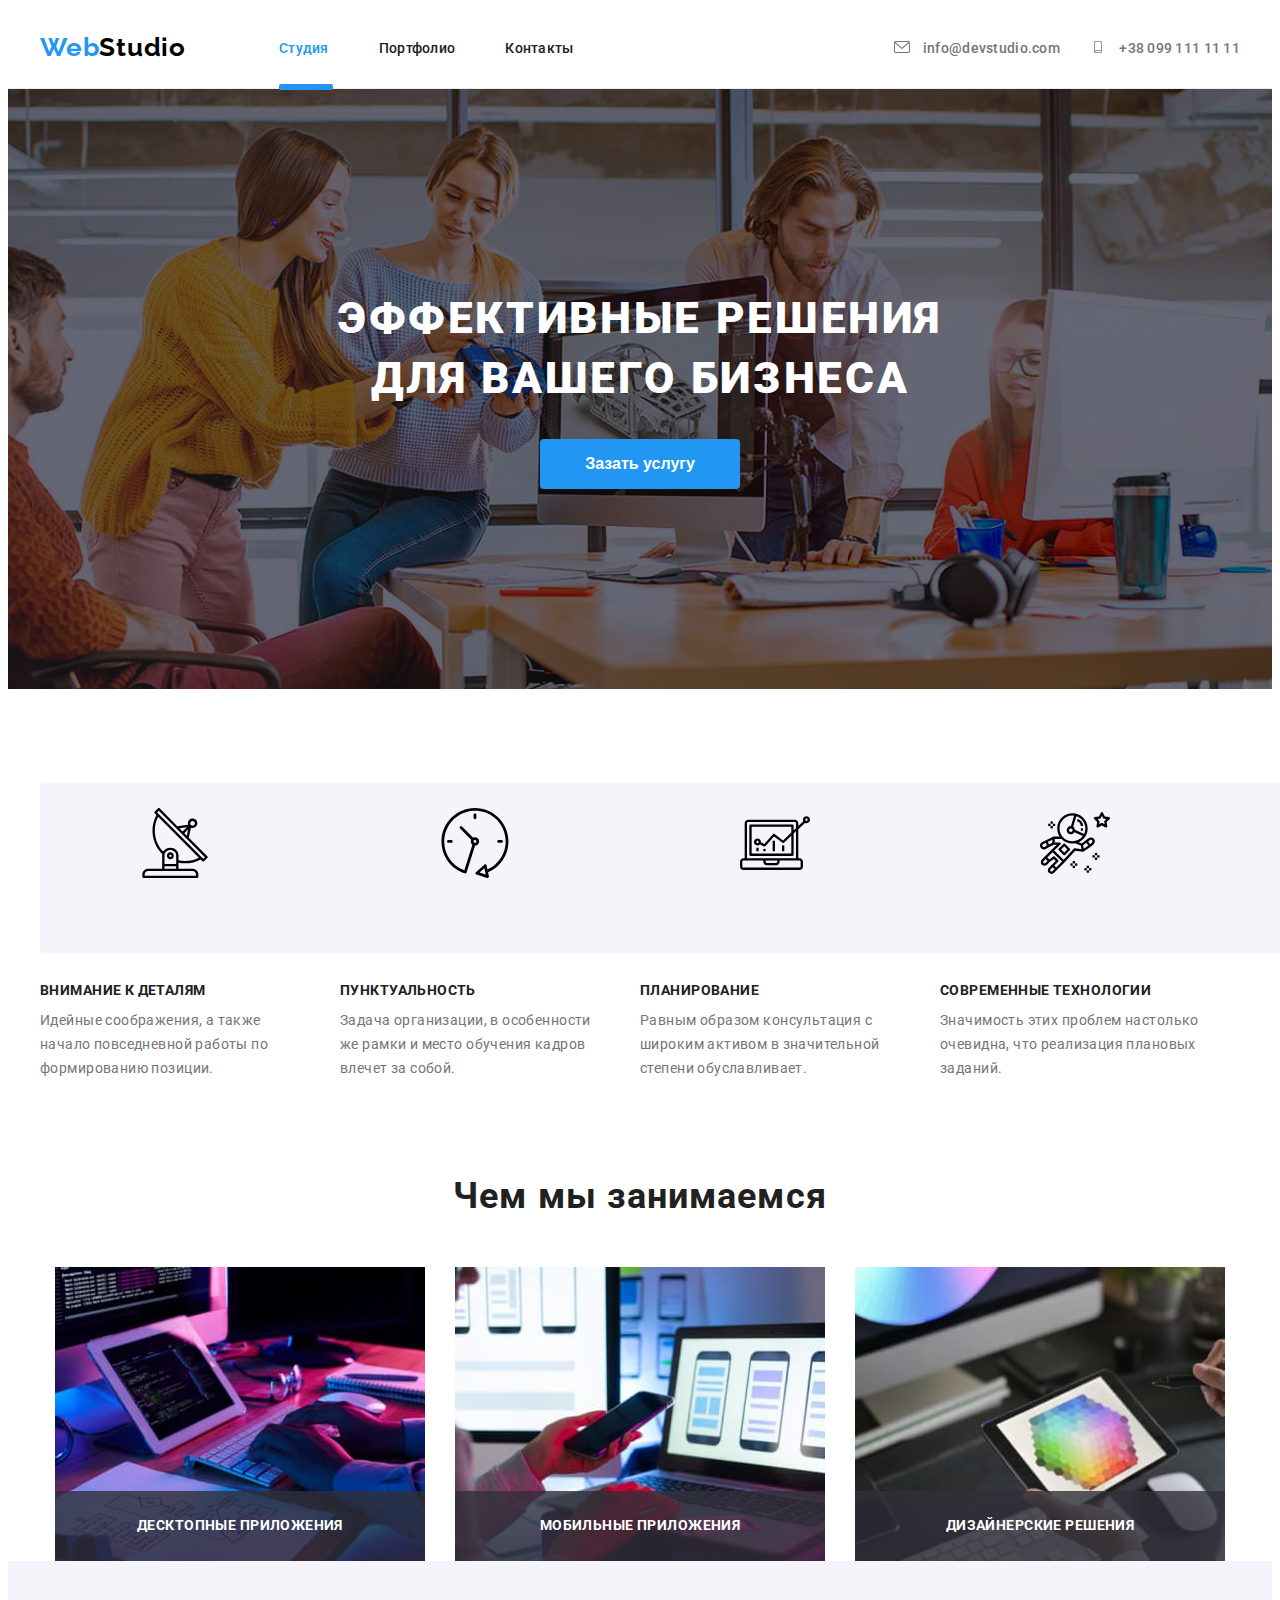
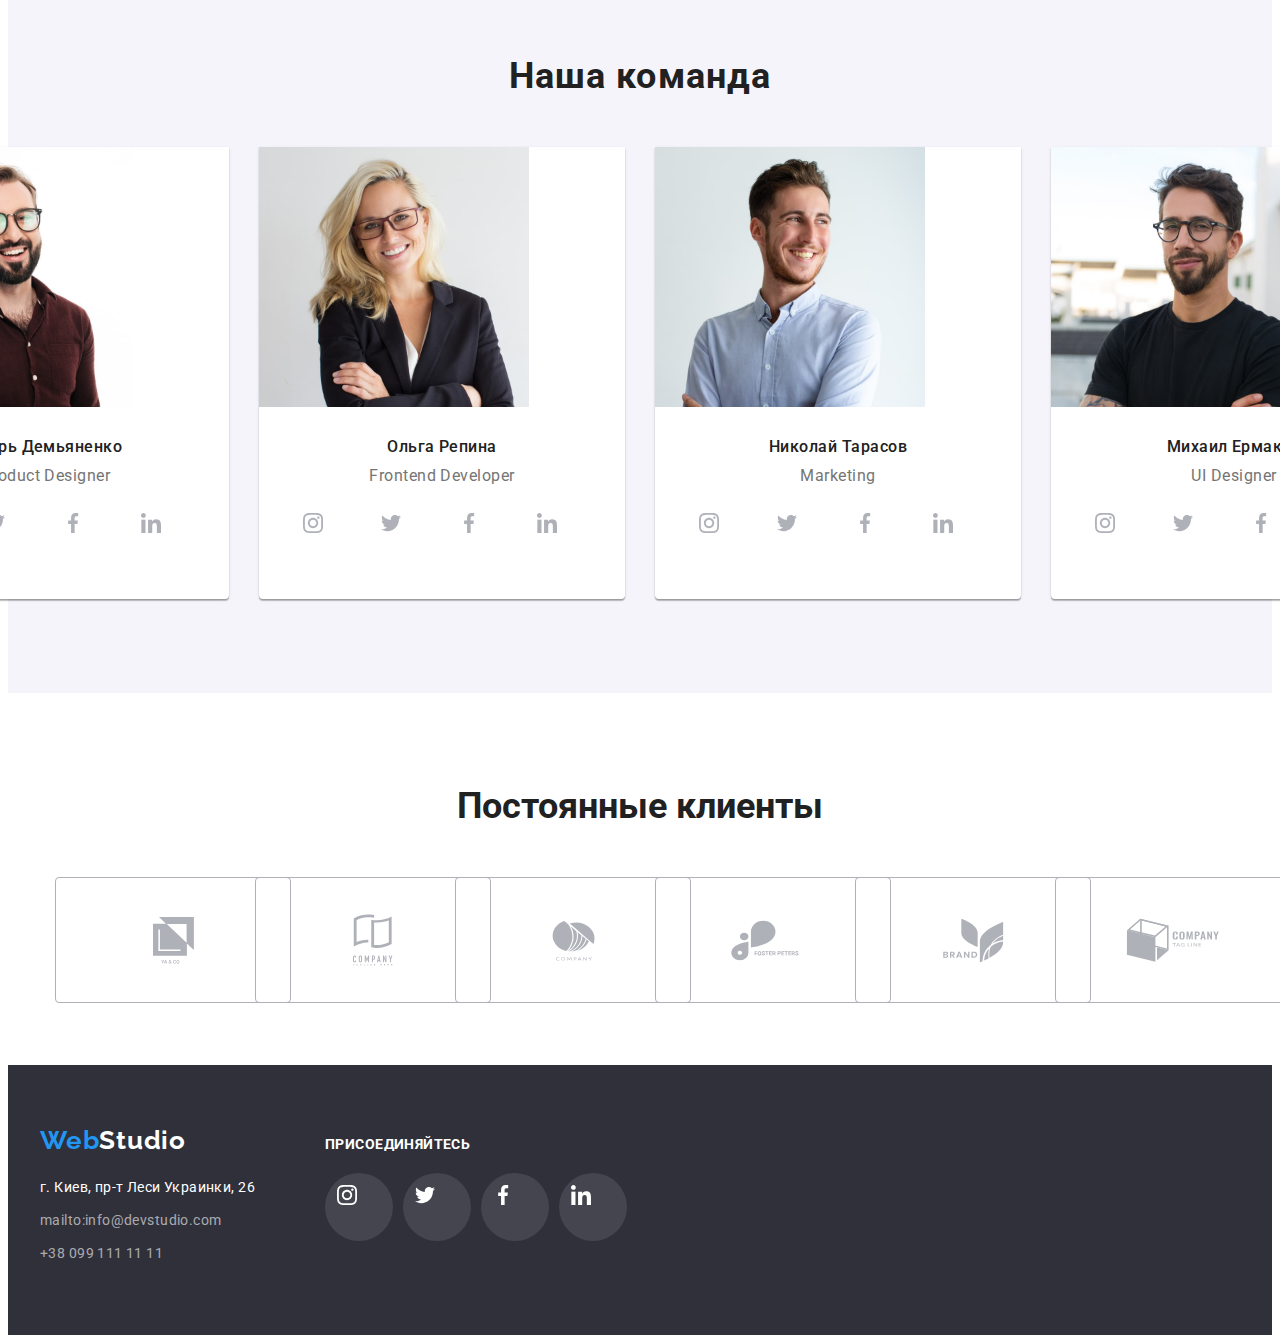
<file: index.html>
<!DOCTYPE html>
<html lang="ru">
  <head>
    <meta charset="UTF-8" />
    <meta http-equiv="X-UA-Compatible" content="IE=edge" />
    <meta name="viewport" content="width=device-width, initial-scale=1.0" />
    <link
      rel="stylesheet"
      href="https://cdnjs.cloudflare.com/ajax/libs/modern-normalize/1.1.0/modern-normalize.min.css"
      integrity="sha512-wpPYUAdjBVSE4KJnH1VR1HeZfpl1ub8YT/NKx4PuQ5NmX2tKuGu6U/JRp5y+Y8XG2tV+wKQpNHVUX03MfMFn9Q=="
      crossorigin="anonymous"
      referrerpolicy="no-referrer"
    />
    <link rel="preconnect" href="https://fonts.googleapis.com" />
    <link rel="preconnect" href="https://fonts.gstatic.com" crossorigin />
    <link
      href="https://fonts.googleapis.com/css2?family=Raleway:wght@700&family=Roboto:wght@400;500;700;900&display=swap"
      rel="stylesheet"
    />
    <link rel="stylesheet" href="./css/styles.css" />
    <title>WebStudio</title>
  </head>
  <body>
    <header class="header">
      <div class="container">
        <a href="./index.html" class="header-logo link"
          ><span lang="en" class="header-logo-web">Web</span
          ><span lang="en" class="header-logo-studio">Studio</span>
        </a>
        <nav class="header-navigation">
          <ul class="header-list list">
            <li class="header-link-item">
              <a href="./index.html" class="header-link active link">Студия</a>
              <div class="header-link-line"></div>
            </li>
            <li class="header-link-item">
              <a href="./portfolio.html" class="header-link link">Портфолио</a>
            </li>
            <li class="header-link-item link">
              <a href="" class="header-link link">Контакты</a>
            </li>
          </ul>
        </nav>
        <ul class="header-contacts-list list">
          <li class="header-contacts-link">
            <a href="mailto:info@devstudio.com" class="header-mail link">
              <svg class="header-contacts-icon">
                <use href="./images/icon2.svg#icon-envelope"></use>
              </svg>
              <span>info@devstudio.com </span></a
            >
          </li>
          <li class="header-contacts-link">
            <a href="tel:+380991111111" class="header-phone link">
              <svg class="header-contacts-icon">
                <use href="./images/icon2.svg#icon-smartphone"></use>
              </svg>
              <span>+38 099 111 11 11</span></a
            >
          </li>
        </ul>
      </div>
    </header>
    <main>
      <section class="hero">
        <div class="overlay">
          <div class="container">
            <div class="hero-text">
              <h1 class="hero-title">Эффективные решения для вашего бизнеса</h1>

              <div class="hero-button">
                <button type="button" class="hero-btn" data-modal-open>
                  <span class="hero-btn-text">Зазать услугу</span>
                </button>
              </div>
            </div>
          </div>
        </div>
      </section>
      <section class="about">
        <div class="container">
          <ul class="about-list list">
            <li class="about-item">
              <div class="about-box-svg">
                <svg width="70px" height="70px">
                  <use href="./images/icon2.svg#icon-antenna"></use>
                </svg>
              </div>
              <h3 class="about-title">Внимание к деталям</h3>
              <p class="about-text">
                Идейные соображения, а также начало повседневной работы по
                формированию позиции.
              </p>
            </li>
            <li class="about-item">
              <div class="about-box-svg">
                <svg width="70px" height="70px">
                  <use href="./images/icon2.svg#icon-clock"></use>
                </svg>
              </div>
              <h3 class="about-title">Пунктуальность</h3>
              <p class="about-text">
                Задача организации, в особенности же рамки и место обучения
                кадров влечет за собой.
              </p>
            </li>
            <li class="about-item">
              <div class="about-box-svg">
                <svg width="70px" height="70px">
                  <use href="./images/icon2.svg#icon-diagram"></use>
                </svg>
              </div>
              <h3 class="about-title">Планирование</h3>
              <p class="about-text">
                Равным образом консультация с широким активом в значительной
                степени обуславливает.
              </p>
            </li>
            <li class="about-item">
              <div class="about-box-svg">
                <svg width="70px" height="70px">
                  <use href="./images/icon2.svg#icon-astronaut"></use>
                </svg>
              </div>
              <h3 class="about-title">Современные технологии</h3>
              <p class="about-text">
                Значимость этих проблем настолько очевидна, что реализация
                плановых заданий.
              </p>
            </li>
          </ul>
        </div>
      </section>
      <section class="him">
        <div class="container">
          <h2 class="hiw-title">Чем мы занимаемся</h2>
          <ul class="hiw-list list">
            <li class="hiw-item">
              <img
                src="./images/box1.jpg"
                alt="процес роботи алгоритм"
                width="370"
                height="294"
                class="him-img"
              />
              <div class="hiw-up-box">
                <h3 class="hiw-up-title">Десктопные приложения</h3>
              </div>
            </li>
            <li class="hiw-item">
              <img
                src="./images/box2.jpg"
                alt="процес роботи макет"
                width="370"
                height="294"
                class="him-img"
              />
              <div class="hiw-up-box">
                <h3 class="hiw-up-title">Мобильные приложения</h3>
              </div>
            </li>
            <li class="hiw-item">
              <img
                src="./images/box3.jpg"
                alt="процес роботи дизайн"
                width="370"
                height="294"
                class="him-img"
              />
              <div class="hiw-up-box">
                <h3 class="hiw-up-title">Дизайнерские решения</h3>
              </div>
            </li>
          </ul>
        </div>
      </section>
      <section class="comand">
        <div class="container">
          <h2 class="comand-top-title">Наша команда</h2>
          <ul class="comand-list list">
            <li class="comand-item">
              <img
                src="./images/photo1.jpg"
                alt="Продукт дезайнер"
                width="270"
                height="260"
                class="comand-img"
              />
              <div class="comand-item-text">
                <h3 class="comand-title">Игорь Демьяненко</h3>
                <p lang="en" class="comand-text">Product Designer</p>
                <ul class="comand-block list">
                  <li class="comand-icon">
                    <a
                      href="https://instagram.com"
                      class="comand-icon-link link"
                    >
                      <svg height="20px" width="20px">
                        <use href="./images/icon2.svg#icon-instagram"></use>
                      </svg>
                    </a>
                  </li>
                  <li class="comand-icon">
                    <a href="https://twitter.com" class="comand-icon-link link">
                      <svg height="20px" width="20px">
                        <use href="./images/icon2.svg#icon-twitter"></use>
                      </svg>
                    </a>
                  </li>
                  <li class="comand-icon">
                    <a
                      href="https://facebook.com"
                      class="comand-icon-link link"
                    >
                      <svg height="20px" width="20px">
                        <use href="./images/icon2.svg#icon-facebook"></use>
                      </svg>
                    </a>
                  </li>
                  <li class="comand-icon">
                    <a
                      href="https://linkedin.com"
                      class="comand-icon-link link"
                    >
                      <svg height="20px" width="20px">
                        <use href="./images/icon2.svg#icon-linkedin"></use>
                      </svg>
                    </a>
                  </li>
                </ul>
              </div>
            </li>
            <li class="comand-item">
              <img
                src="./images/photo2.jpg"
                alt="Розробник"
                width="270"
                height="260"
                class="comand-img"
              />
              <div class="comand-item-text">
                <h3 class="comand-title">Ольга Репина</h3>
                <p lang="en" class="comand-text">Frontend Developer</p>
                <ul class="comand-block list">
                  <li class="comand-icon">
                    <a
                      href="https://instagram.com"
                      class="comand-icon-link link"
                    >
                      <svg height="20px" width="20px">
                        <use href="./images/icon2.svg#icon-instagram"></use>
                      </svg>
                    </a>
                  </li>
                  <li class="comand-icon">
                    <a href="https://twitter.com" class="comand-icon-link link">
                      <svg height="20px" width="20px">
                        <use href="./images/icon2.svg#icon-twitter"></use>
                      </svg>
                    </a>
                  </li>
                  <li class="comand-icon">
                    <a
                      href="https://facebook.com"
                      class="comand-icon-link link"
                    >
                      <svg height="20px" width="20px">
                        <use href="./images/icon2.svg#icon-facebook"></use>
                      </svg>
                    </a>
                  </li>
                  <li class="comand-icon">
                    <a
                      href="https://linkedin.com"
                      class="comand-icon-link link"
                    >
                      <svg height="20px" width="20px">
                        <use href="./images/icon2.svg#icon-linkedin"></use>
                      </svg>
                    </a>
                  </li>
                </ul>
              </div>
            </li>
            <li class="comand-item">
              <img
                src="./images/photo3.jpg"
                alt="Маркетолог"
                width="270"
                height="260"
                class="comand-img"
              />
              <div class="comand-item-text">
                <h3 class="comand-title">Николай Тарасов</h3>
                <p lang="en" class="comand-text">Marketing</p>
                <ul class="comand-block list">
                  <li class="comand-icon">
                    <a
                      href="https://instagram.com"
                      class="comand-icon-link link"
                    >
                      <svg height="20px" width="20px">
                        <use href="./images/icon2.svg#icon-instagram"></use>
                      </svg>
                    </a>
                  </li>
                  <li class="comand-icon">
                    <a href="https://twitter.com" class="comand-icon-link link">
                      <svg height="20px" width="20px">
                        <use href="./images/icon2.svg#icon-twitter"></use>
                      </svg>
                    </a>
                  </li>
                  <li class="comand-icon">
                    <a
                      href="https://facebook.com"
                      class="comand-icon-link link"
                    >
                      <svg height="20px" width="20px">
                        <use href="./images/icon2.svg#icon-facebook"></use>
                      </svg>
                    </a>
                  </li>
                  <li class="comand-icon">
                    <a
                      href="https://linkedin.com"
                      class="comand-icon-link link"
                    >
                      <svg height="20px" width="20px">
                        <use href="./images/icon2.svg#icon-linkedin"></use>
                      </svg>
                    </a>
                  </li>
                </ul>
              </div>
            </li>
            <li class="comand-item">
              <img
                src="./images/photo4.jpg"
                alt="Дизайнер интерфейсов"
                width="270"
                height="260"
                class="comand-img"
              />
              <div class="comand-item-text">
                <h3 class="comand-title">Михаил Ермаков</h3>
                <p lang="en" class="comand-text">UI Designer</p>
                <ul class="comand-block list">
                  <li class="comand-icon">
                    <a
                      href="https://instagram.com"
                      class="comand-icon-link link"
                    >
                      <svg height="20px" width="20px">
                        <use href="./images/icon2.svg#icon-instagram"></use>
                      </svg>
                    </a>
                  </li>
                  <li class="comand-icon">
                    <a href="https://twitter.com" class="comand-icon-link link">
                      <svg height="20px" width="20px">
                        <use href="./images/icon2.svg#icon-twitter"></use>
                      </svg>
                    </a>
                  </li>
                  <li class="comand-icon">
                    <a
                      href="https://facebook.com"
                      class="comand-icon-link link"
                    >
                      <svg height="20px" width="20px">
                        <use href="./images/icon2.svg#icon-facebook"></use>
                      </svg>
                    </a>
                  </li>
                  <li class="comand-icon">
                    <a
                      href="https://linkedin.com"
                      class="comand-icon-link link"
                    >
                      <svg height="20px" width="20px">
                        <use href="./images/icon2.svg#icon-linkedin"></use>
                      </svg>
                    </a>
                  </li>
                </ul>
              </div>
            </li>
          </ul>
        </div>
      </section>
      <section class="company">
        <div class="company-box">
          <h2 class="company-title">Постоянные клиенты</h2>
          <ul class="company-list list">
            <li class="company-item">
              <a href="" class="company-icon-link link">
                <svg width="41px" height="47px" class="company-icon">
                  <use href="./images/icon2.svg#icon-company1"></use>
                </svg>
              </a>
            </li>
            <li class="company-item">
              <a href="" class="company-icon-link link">
                <svg width="40px" height="52px" class="company-icon">
                  <use href="./images/icon2.svg#icon-company2"></use>
                </svg>
              </a>
            </li>
            <li class="company-item">
              <a href="" class="company-icon-link link">
                <svg width="43px" height="41px" class="company-icon">
                  <use href="./images/icon2.svg#icon-company3"></use>
                </svg>
              </a>
            </li>
            <li class="company-item">
              <a href="" class="company-icon-link link">
                <svg width="84px" height="41px" class="company-icon">
                  <use href="./images/icon2.svg#icon-company4"></use>
                </svg>
              </a>
            </li>
            <li class="company-item">
              <a href="" class="company-icon-link link">
                <svg width="63px" height="45px" class="company-icon">
                  <use href="./images/icon2.svg#icon-company5"></use>
                </svg>
              </a>
            </li>
            <li class="company-item">
              <a href="" class="company-icon-link link">
                <svg width="94px" height="44px" class="company-icon">
                  <use href="./images/icon2.svg#icon-company6"></use>
                </svg>
              </a>
            </li>
          </ul>
        </div>
      </section>
    </main>
    <footer class="footer">
      <div class="container">
        <div class="footer-box">
          <div class="footer-logo">
            <a href="./index.html" class="link">
              <span lang="en" class="footer-logo-web">Web</span
              ><span lang="en" class="footer-logo-studio">Studio</span>
            </a>
          </div>
          <address class="footer-address">
            <ul class="footer-list list">
              <li class="footer-item">
                <a
                  href="https://goo.gl/maps/tp6RnTMtRqkybkJb9"
                  target="_blank"
                  rel="noopener, noindex, nofollow"
                  class="footer-map link"
                  >г. Киев, пр-т Леси Украинки, 26</a
                >
              </li>
              <li class="footer-item">
                <a href="mailto:info@devstudio.com" class="footer-mail link"
                  >mailto:info@devstudio.com</a
                >
              </li>
              <li class="footer-item">
                <a href="tel:+380991111111" class="footer-phone link"
                  >+38 099 111 11 11</a
                >
              </li>
            </ul>
          </address>
        </div>
        <div class="footer-social">
          <p class="footer-text">присоединяйтесь</p>
          <ul class="footer-block list">
            <li class="footer-icon">
              <a href="https://instagram.com" class="footer-icon-link link">
                <svg height="20px" width="20px">
                  <use href="./images/icon2.svg#icon-instagram"></use>
                </svg>
              </a>
            </li>
            <li class="footer-icon">
              <a href="https://twitter.com" class="footer-icon-link link">
                <svg height="20px" width="20px">
                  <use href="./images/icon2.svg#icon-twitter"></use>
                </svg>
              </a>
            </li>
            <li class="footer-icon">
              <a href="https://facebook.com" class="footer-icon-link link">
                <svg height="20px" width="20px">
                  <use href="./images/icon2.svg#icon-facebook"></use>
                </svg>
              </a>
            </li>
            <li class="footer-icon">
              <a href="https://linkedin.com" class="footer-icon-link link">
                <svg height="20px" width="20px">
                  <use href="./images/icon2.svg#icon-linkedin"></use>
                </svg>
              </a>
            </li>
          </ul>
        </div>
      </div>
    </footer>
    <div class="backdrop is-hidden" data-modal>
      <div class="modal">
        <button
          type="button"
          class="madal-close-btn modal-close"
          data-modal-close
        >
          <svg height="18px" width="18px">
            <use href="./images/icon2.svg#icon-close"></use>
          </svg>
        </button>
      </div>
    </div>
    <script src="./js/modal.js"></script>
  </body>
</html>
</file>
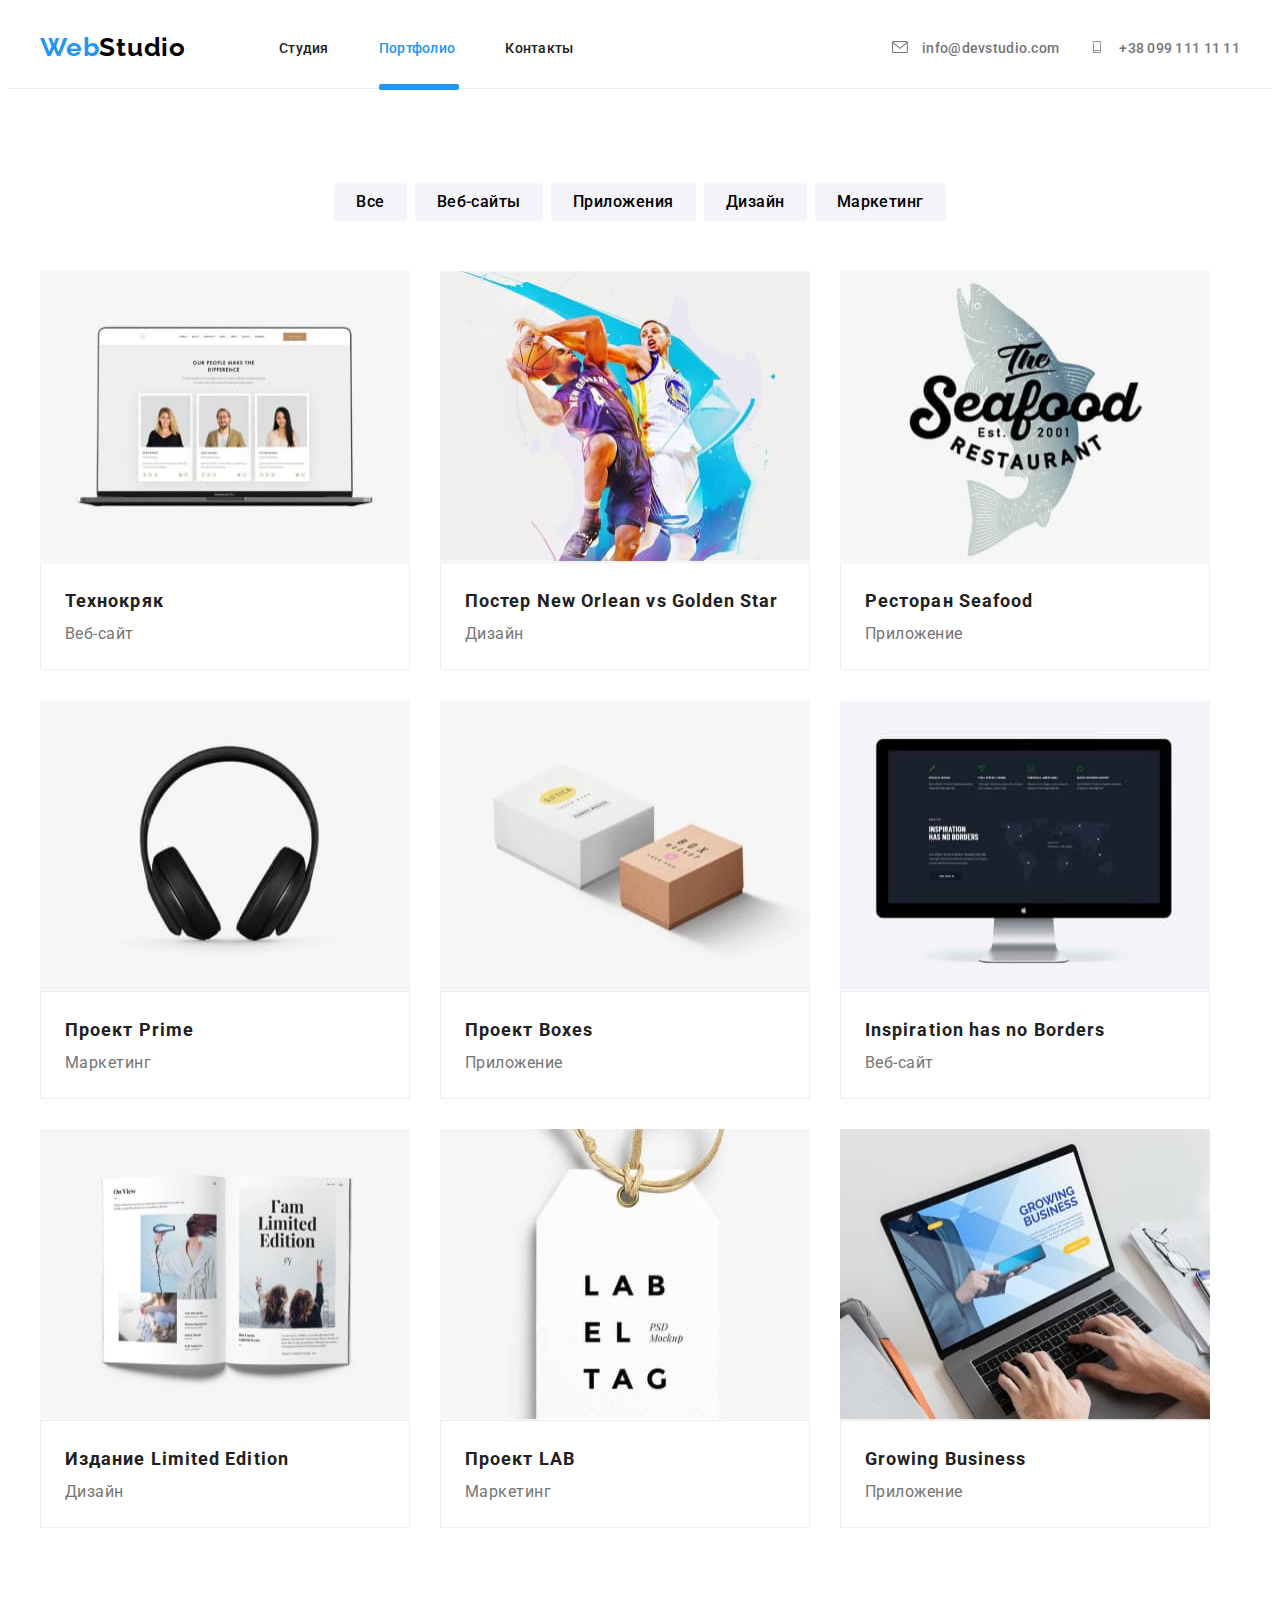
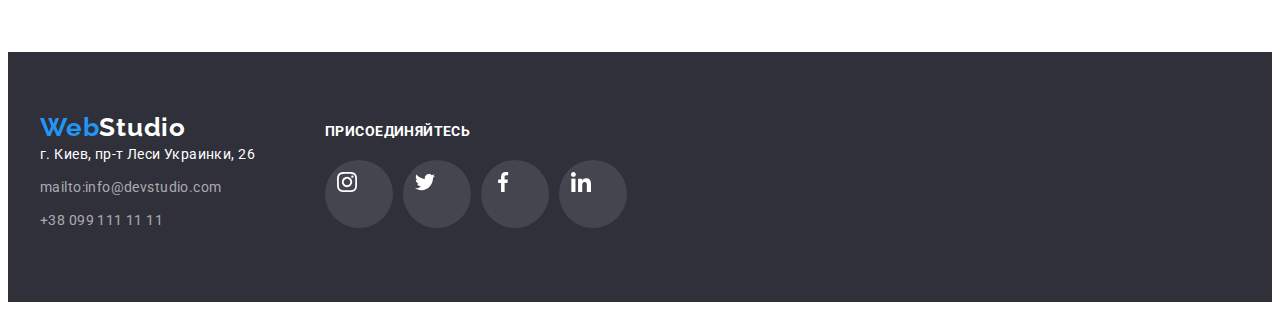
<file: portfolio.html>
<!DOCTYPE html>
<html lang="ru">
  <head>
    <meta charset="UTF-8" />
    <meta http-equiv="X-UA-Compatible" content="IE=edge" />
    <meta name="viewport" content="width=device-width, initial-scale=1.0" />
    <link rel="preconnect" href="https://fonts.googleapis.com" />
    <link rel="preconnect" href="https://fonts.gstatic.com" crossorigin />
    <link
      href="https://fonts.googleapis.com/css2?family=Raleway:wght@700&family=Roboto:wght@400;500;700;900&display=swap"
      rel="stylesheet"
    />
    <link
      rel="stylesheet"
      href="https://cdnjs.cloudflare.com/ajax/libs/modern-normalize/1.1.0/modern-normalize.min.css"
      integrity="sha512-wpPYUAdjBVSE4KJnH1VR1HeZfpl1ub8YT/NKx4PuQ5NmX2tKuGu6U/JRp5y+Y8XG2tV+wKQpNHVUX03MfMFn9Q=="
      crossorigin="anonymous"
      referrerpolicy="no-referrer"
    />
    <link rel="stylesheet" href="./css/styles.css" />
    <title>Portfolio</title>
  </head>
  <body>
    <header class="header">
      <div class="container">
        <a href="./index.html" class="header-logo link"
          ><span lang="en" class="header-logo-web">Web</span
          ><span lang="en" class="header-logo-studio">Studio</span>
        </a>
        <nav class="header-navigation">
          <ul class="header-list list">
            <li class="header-link-item">
              <a href="./index.html" class="header-link link">Студия</a>
            </li>
            <li class="header-link-item">
              <a href="./portfolio.html" class="header-link active link"
                >Портфолио</a>
              <div class="header-link-line"></div>
            </li>
            <li class="header-link-item link">
              <a href="" class="header-link link">Контакты</a>
            </li>
          </ul>
        </nav>
        <ul class="header-contacts-list list">
          <li class="header-contacts-link">
            <svg class="header-contacts-icon">
              <use href="./images/icon2.svg#icon-envelope"></use>
            </svg>
            <a href="mailto:info@devstudio.com" class="header-mail link"
              >info@devstudio.com</a
            >
          </li>
          <li class="header-contacts-link">
            <svg class="header-contacts-icon">
              <use href="./images/icon2.svg#icon-smartphone"></use>
            </svg>
            <a href="tel:+380991111111" class="header-phone link"
              >+38 099 111 11 11</a
            >
          </li>
        </ul>
      </div>
    </header>
    <main class="herop">
      <section class="hero-button-p">
        <div class="container">
        <h3 class="is-hidden">Фильтра</h3>
        <ul class="herop-list list">
          <li class="herop-button-item">
            <button type="button" class="herop-button">
              <span class="herop-button-text">Все</span>
            </button>
          </li>

          <li class="herop-button-item">
            <button type="button" class="herop-button">
              <span class="herop-button-text">Веб-сайты</span>
            </button>
          </li>

          <li class="herop-button-item">
            <button type="button" class="herop-button">
              <span class="herop-button-text">Приложения</span>
            </button>
          </li>

          <li class="herop-button-item">
            <button type="button" class="herop-button">
              <span class="herop-button-text">Дизайн</span>
            </button>
          </li>

          <li class="herop-button-item">
            <button type="button" class="herop-button">
              <span class="herop-button-text">Маркетинг</span>
            </button>
          </li>
        </ul>
      </section>
      </div>
      <section class="hero-portfolio">
        <div class="container">
        <h1 class="is-hidden">Портфолио</h1>

        <ul class="hero-portfolio-list list">
          <li class="hero-portfolio-item">
            <div class="hero-portfolio-cont">
              <div class="hero-portfolio-box">
            <img
              src="./images/project1.jpg"
              alt="Крутой Веб-сайт"
              width="370"
              height="291"
            />
            <p class="hero-portfolio-top"> Ресурс предлагает комплексные предложения с разным уровнем функционала и сервисов. Все это позволит посетителю получить исчерпывающие сведения  о компании или частном лице.

            </p>
            </div>
           <div class="herop-text"> 
            <h3 class="hero-portfolio-header">Технокряк</h3>
            <p class="hero-portfolio-text">Веб-сайт</p>
            </div>
          </div>
          </li>

          <li class="hero-portfolio-item">
            <div class="hero-portfolio-cont">
              <div class="hero-portfolio-box">
            <img
              src="./images/project2.jpg"
              alt="Крутой дизайн"
              width="370"
              height="291"
            />
            <p class="hero-portfolio-top"> Ресурс предлагает комплексные предложения с разным уровнем функционала и сервисов. Все это позволит посетителю получить исчерпывающие сведения  о компании или частном лице.
            </p>
            </div>
            <div class="herop-text">
            <h3 class="hero-portfolio-header">
              Постер <span lang="en"> New Orlean vs Golden Star</span>
            </h3>
            <p class="hero-portfolio-text">Дизайн</p>
            </div>
          </div>
          </li>

          <li class="hero-portfolio-item">
            <div class="hero-portfolio-cont">
              <div class="hero-portfolio-box">
            <img
              src="./images/project3.jpg"
              alt="супер Приложение"
              width="370"
              height="291"
            />
            <p class="hero-portfolio-top"> Ресурс предлагает комплексные предложения с разным уровнем функционала и сервисов. Все это позволит посетителю получить исчерпывающие сведения  о компании или частном лице.
            </p>
            </div>
            <div class="herop-text">
            <h3 class="hero-portfolio-header">
              Ресторан <span lang="en"> Seafood</span>
            </h3>
            <p class="hero-portfolio-text">Приложение</p>
            </div>
          </div>
          </li>

          <li class="hero-portfolio-item">
            <div class="hero-portfolio-cont">
              <div class="hero-portfolio-box">
            <img
              src="./images/project4.jpg"
              alt="Мега маркетинг"
              width="370"
              height="291"
            />
            <p class="hero-portfolio-top"> Ресурс предлагает комплексные предложения с разным уровнем функционала и сервисов. Все это позволит посетителю получить исчерпывающие сведения  о компании или частном лице.
            </p>
            </div>
            <div class="herop-text">
            <h3 class="hero-portfolio-header">
              Проект <span lang="en"> Prime</span>
            </h3>
            <p class="hero-portfolio-text">Маркетинг</p>
            </div>
          </div>
          </li>

          <li class="hero-portfolio-item">
            <div class="hero-portfolio-cont">
              <div class="hero-portfolio-box">
            <img
              src="./images/project5.jpg"
              alt="Приложение супер"
              width="370"
              height="291"
            />
            <p class="hero-portfolio-top"> Ресурс предлагает комплексные предложения с разным уровнем функционала и сервисов. Все это позволит посетителю получить исчерпывающие сведения  о компании или частном лице.
            </p>
            </div>
            <div class="herop-text">
            <h3 class="hero-portfolio-header">
              Проект <span lang="en"> Boxes</span>
            </h3>
            <p class="hero-portfolio-text">Приложение</p>
            </div>
          </div>
          </li>

          <li class="hero-portfolio-item">
            <div class="hero-portfolio-cont">
              <div class="hero-portfolio-box">
            <img
              src="./images/project6.jpg"
              alt="Веб-сайт"
              width="370"
              height="291"
            />
            <p class="hero-portfolio-top"> Ресурс предлагает комплексные предложения с разным уровнем функционала и сервисов. Все это позволит посетителю получить исчерпывающие сведения  о компании или частном лице.
            </p>
            </div>
            <div class="herop-text">
            <h3 lang="en" class="hero-portfolio-header">
              <span lang="en"> Inspiration has no Borders</span>
            </h3>
            <p class="hero-portfolio-text">Веб-сайт</p>
            </div>
          </div>
          </li>

          <li class="hero-portfolio-item">
            <div class="hero-portfolio-cont">
              <div class="hero-portfolio-box">
            <img
              src="./images/project7.jpg"
              alt="Дизайн"
              width="370"
              height="291"
            />
            <p class="hero-portfolio-top"> Ресурс предлагает комплексные предложения с разным уровнем функционала и сервисов. Все это позволит посетителю получить исчерпывающие сведения  о компании или частном лице.
            </p>
            </div>
          <div class="herop-text">
            <h3 class="hero-portfolio-header">
              Издание <span lang="en"> Limited Edition</span>
            </h3>
            <p class="hero-portfolio-text">Дизайн</p>
            </div>
          </div>
          </li>

          <li class="hero-portfolio-item">
            <div class="hero-portfolio-cont">
              <div class="hero-portfolio-box">
            <img
              src="./images/project8.jpg"
              alt="Маркетинг"
              width="370"
              height="291"
            />
            <p class="hero-portfolio-top"> Ресурс предлагает комплексные предложения с разным уровнем функционала и сервисов. Все это позволит посетителю получить исчерпывающие сведения  о компании или частном лице.
            </p>
            </div>
            <div class="herop-text">
            <h3 class="hero-portfolio-header">
              Проект <span lang="en"> LAB</span>
            </h3>
            <p class="hero-portfolio-text">Маркетинг</p>
            </div>
          </div>
          </li>
          <li class="hero-portfolio-item">
            <div class="hero-portfolio-cont">
              <div class="hero-portfolio-box">
            <img
              src="./images/project9.jpg"
              alt="Приложение"
              width="370"
              height="291"
            />
            <p class="hero-portfolio-top"> Ресурс предлагает комплексные предложения с разным уровнем функционала и сервисов. Все это позволит посетителю получить исчерпывающие сведения  о компании или частном лице.
            </p>
            </div>
            <div class="herop-text">
            <h3 class="hero-portfolio-header">
              <span lang="en">Growing Business</span>
            </h3>
            <p class="hero-portfolio-text">Приложение</p>
            </div>
          </div>
          </li>
        </ul>
      </section>
      </div>
    </main>
   <footer class="footer">
      <div class="container">
        <div class="footer-box">
          <a href="./index.html" class="footer-logo link">
            <span lang="en" class="footer-logo-web">Web</span
            ><span lang="en" class="footer-logo-studio">Studio</span>
          </a>

          <address class="footer-address">
            <ul class="footer-list list">
              <li class="footer-item">
                <a
                  href="https://goo.gl/maps/tp6RnTMtRqkybkJb9"
                  target="_blank"
                  rel="noopener, noindex, nofollow"
                  class="footer-map link"
                  >г. Киев, пр-т Леси Украинки, 26</a
                >
              </li>
              <li class="footer-item">
                <a href="mailto:info@devstudio.com" class="footer-mail link"
                  >mailto:info@devstudio.com</a
                >
              </li>
              <li class="footer-item">
                <a href="tel:+380991111111" class="footer-phone link"
                  >+38 099 111 11 11</a
                >
              </li>
            </ul>
          </address>
        </div>
        <div class="footer-social">
          <p class="footer-text">присоединяйтесь</p>
          <ul class="footer-block list">
            <li class="footer-icon">
              <a href="https://instagram.com" class="footer-icon-link link">
                <svg height="20px" width="20px">
                  <use href="./images/icon2.svg#icon-instagram"></use>
                </svg>
              </a>
            </li>
            <li class="footer-icon">
              <a href="https://twitter.com" class="footer-icon-link link">
                <svg height="20px" width="20px">
                  <use href="./images/icon2.svg#icon-twitter"></use>
                </svg>
              </a>
            </li>
            <li class="footer-icon">
              <a href="https://facebook.com" class="footer-icon-link link">
                <svg height="20px" width="20px">
                  <use href="./images/icon2.svg#icon-facebook"></use>
                </svg>
              </a>
            </li>
            <li class="footer-icon">
              <a href="https://linkedin.com" class="footer-icon-link link">
                <svg height="20px" width="20px">
                  <use href="./images/icon2.svg#icon-linkedin"></use>
                </svg>
              </a>
            </li>
          </ul>
        </div>
      </div>
    </footer>
    <script src="./js/modal.js"></script>
  </body>
</html>
</file>
<file: css/styles.css>
:root {
  --header-color: #212121;
  --header-link-color: #2196f3;
  --text-color: #757575;
  --hov-foc: #2196f3;
}
body {
  font-family: Roboto, Tahoma, sans-serif;
}
p,
h1,
h2,
h3 {
  margin: 0;
}
ul {
  margin: 0;
  padding-left: 0;
}
img {
  display: block;
}
*:focus {
  outline: none;
}
.link {
  text-decoration: none;
}
.list {
  list-style: none;
}
.container {
  width: 1200px;
  padding-left: 15px;
  padding-right: 15px;
  margin: 0 auto;
}
.header {
  background-color: #ffffff;
  border-bottom: 1px solid #ececec;
}
.header .container {
  display: flex;
  align-items: center;
}
.header-logo {
  font-family: "Raleway", sans-serif;
  font-style: normal;
  font-weight: 700;
  font-size: 26px;
  line-height: 1.19;
  letter-spacing: 0.03em;
  margin-right: 93px;
  padding-top: 24px;
  padding-bottom: 25px;
}

.header-logo-web {
  color: #2196f3;
}
.header-logo-studio {
  color: #000000;
}

.header-list {
  display: flex;
  position: relative;
  height: 100%;
}
.header-link-item {
  margin-right: 50px;
}

.header-contacts-list {
  display: flex;
  margin-left: auto;
}
.header-contacts-icon {
  width: 16px;
  height: 12px;
  fill: #757575;
  margin-right: 10px;
}
.header-link {
  font-weight: 500;
  font-size: 14px;
  line-height: 1.14;
  letter-spacing: 0.02em;
  color: #212121;
  padding-top: 32px;
  padding-bottom: 28px;
  transition: color 250ms;
}
.header-link:hover {
  color: var(--header-link-color);
}
.header-link:focus {
  color: var(--header-link-color);
}
.header-link-item {
  position: relative;
  height: 100%;
}
.header-link-line {
  position: absolute;
  height: 2px;
  width: 100%;
  top: 46px;
  border: 2px solid #2196f3;
  background-color: #2196f3;
  border-radius: 2px;
}
.header-mail {
  font-weight: 500;
  font-size: 14px;
  line-height: 1.14;
  letter-spacing: 0.02em;
  color: var(--text-color);
  margin-right: 30px;
  transition: color 250ms, fill 250ms;
}
.header-mail:focus .header-contacts-icon {
  fill: #2196f3;
}
.header-mail:focus {
  color: #2196f3;
}
.header-contacts-link {
  transition: color 250ms, fill 250ms;
}
.header-contacts-link:hover .header-mail {
  color: #2196f3;
}
.header-contacts-link:hover .header-contacts-icon {
  fill: #2196f3;
}

.header-phone {
  font-weight: 500;
  font-size: 14px;
  line-height: 1.14;
  letter-spacing: 0.02em;
  color: var(--text-color);
  transition: color 250ms, fill 250ms;
}
.header-phone:focus .header-contacts-icon {
  fill: #2196f3;
}
.header-phone:focus {
  color: #2196f3;
}
.header-contacts-link:hover .header-phone {
  color: #2196f3;
}
.header-contacts-link:focus .header-phone {
  color: #2196f3;
}

.hero {
  background: #2f303a;
}
.overlay {
  max-width: 1600px;
  height: 600px;
  margin-left: auto;
  margin-right: auto;
  background-image: linear-gradient(
      to right,
      rgba(47, 48, 58, 0.4),
      rgba(0, 0, 0, 0.25)
    ),
    url(../images/herobg.jpg);
  background-repeat: no-repeat;
  background-position: center;
  background-size: cover;
  margin-bottom: 94px;
}
.hero-text {
  width: 696px;
  height: 120px;
  margin: 0 auto;
  padding-top: 200px;
}
.hero-title {
  font-weight: 900;
  font-size: 44px;
  line-height: 1.36;
  text-align: center;
  letter-spacing: 0.06em;
  text-transform: uppercase;
  max-width: 696px;
  margin: 0 auto;
  color: #ffffff;
  margin-bottom: 30px;
}
.hero-button {
  width: 200px;
  margin: 0 auto;
}
.hero-btn {
  display: block;
  background: #2196f3;
  cursor: pointer;
  width: 200px;
  padding: 10px 0;
  border: 0px;
  margin: 0 auto;
  border-radius: 4px;
  transition: box-shadow 250ms, background 250ms, border-radius 250ms;
}
.hero-btn-text {
  font-family: inherit;
  font-style: normal;
  font-weight: 700;
  font-size: 16px;
  line-height: 1.88;
  color: #ffffff;
  text-align: center;
}
.hero-btn:hover {
  background: #188ce8;
  box-shadow: 0px 4px 4px rgba(0, 0, 0, 0.15);
  border-radius: 4px;
}
.hero-btn:focus {
  background: #188ce8;
  box-shadow: 0px 4px 4px rgba(0, 0, 0, 0.15);
  border-radius: 4px;
}
.about {
  padding-bottom: 94px;
}
.about-list {
  display: flex;
}

.about-item:not(:last-child) {
  margin-right: 30px;
}
.about-item {
  width: 270px;
}
.about-title {
  font-size: 14px;
  line-height: 1.14;
  letter-spacing: 0.03em;
  text-transform: uppercase;
  color: var(--header-color);
  margin-bottom: 10px;
}
.about-text {
  font-size: 14px;
  line-height: 1.71;
  letter-spacing: 0.03em;
  color: var(--text-color);
}
.about-box-svg {
  background-color: #f5f4fa;
  width: 270px;
  height: 120px;
  border-radius: 4px;
  padding: 25px 100px;
  margin-bottom: 30px;
  cursor: pointer;
}
.about-item:not(:last-child) {
  margin-right: 30px;
}
.hiw {
  padding-bottom: 94px;
}
.hiw-title {
  font-size: 36px;
  line-height: 1.17;
  text-align: center;
  letter-spacing: 0.03em;
  color: var(--header-color);
  margin-bottom: 50px;
}
.hiw-list {
  display: flex;
  justify-content: center;
}
.hiw-item:not(:last-child) {
  margin-right: 30px;
}
.hiw-item {
  position: relative;
}
.hiw-up-box {
  position: absolute;
  bottom: 0;
  width: 100%;

  background: rgba(47, 48, 58, 0.8);
}
.hiw-up-title {
  font-size: 14px;
  line-height: 1.14;
  text-align: center;
  letter-spacing: 0.03em;
  text-transform: uppercase;
  color: #ffffff;

  padding-top: 27px;
  padding-bottom: 27px;
}
.comand {
  background: #f5f4fa;
  padding-top: 94px;
  padding-bottom: 94px;
}
.comand-list {
  display: flex;
  justify-content: center;
  margin-block-end: 0px;
}
.comand-item:not(:last-child) {
  margin-right: 30px;
}
.comand-item {
  background-color: #ffffff;
  box-shadow: 0px 1px 3px rgba(0, 0, 0, 0.12), 0px 1px 1px rgba(0, 0, 0, 0.14),
    0px 2px 1px rgba(0, 0, 0, 0.2);
  border-radius: 0px 0px 4px 4px;
}
.comand-top-title {
  font-size: 36px;
  line-height: 1.17;
  text-align: center;
  letter-spacing: 0.03em;
  color: var(--header-color);
  margin-bottom: 50px;
}
.comand-img {
  padding-bottom: 30px;
}
.comand-title {
  font-weight: 500;
  font-size: 16px;
  line-height: 1.19;
  text-align: center;
  letter-spacing: 0.03em;
  color: var(--header-color);
  padding-bottom: 10px;
}
.comand-text {
  font-size: 16px;
  line-height: 1.19;
  text-align: center;
  letter-spacing: 0.03em;
  color: var(--text-color);
  margin-bottom: 16px;
}
.comand-block {
  display: flex;
  margin-right: 32px;
  margin-left: 32px;
  margin-bottom: 30px;
}
.comand-icon:not(:last-child) {
  margin-right: 10px;
}
.comand-icon-link {
  fill: #afb1b8;
  display: block;
  padding: 12px;
  width: 44px;
  height: 44px;
  border-radius: 50%;
  cursor: pointer;
  transition: background-color 250ms, fill 250ms;
}
.comand-icon-link:hover {
  fill: #ffffff;
  background-color: #2196f3;
}
.comand-icon-link:focus {
  background-color: #2196f3;
}
.comand-icon-link:focus svg {
  fill: #ffffff;
}
.company-box {
  padding-top: 92px;
  padding-bottom: 96px;
}
.company-title {
  display: block;
  font-weight: 700;
  margin-bottom: 50px;
  font-size: 36px;
  line-height: 1.17;
  text-align: center;
  color: var(--header-color);
}
.company-list {
  display: flex;
  justify-content: center;
}
.company-icon-link {
  display: flex;
  align-items: center;
  justify-content: center;
  fill: #afb1b8;
  cursor: pointer;
  width: 100%;
  height: 100%;
  padding: 16px 32px;
  border: 1px solid #afb1b8;
  border-radius: 4px;
  transition: fill 250ms, border-radius 250ms;
}
.company-item {
  width: 170px;
  height: 92px;
}
.company-icon-link:hover {
  fill: #2196f3;
  border: 1px solid #2196f3;
  transition: fill 250ms;
}
.company-icon-link:focus svg {
  fill: #2196f3;
}
.company-icon-link:focus {
  border: 1px solid #2196f3;
}
.company-item:not(:last-child) {
  margin-right: 30px;
}
.footer {
  background-color: #2f303a;
}
.footer .container {
  display: flex;
}
.footer-box {
  padding-top: 60px;
  padding-bottom: 60px;
}
.footer-logo {
  font-family: "Raleway", sans-serif;
  font-style: normal;
  font-weight: 700;
  font-size: 26px;
  line-height: 1.19;
  letter-spacing: 0.03em;
  padding-bottom: 20px;
}
.footer-logo-web {
  color: #2196f3;
}
.footer-logo-studio {
  color: #ffffff;
}
.footer-item {
  margin-bottom: 9px;
}
.footer-map {
  font-style: normal;
  font-size: 14px;
  line-height: 1.71;
  letter-spacing: 0.03em;
  color: #ffffff;
  transition: color 250ms;
}
.footer-map:hover {
  color: #2196f3;
}
.footer-map:focus {
  color: var(--hov-foc);
}
.footer-mail {
  font-style: normal;
  font-weight: 400;
  font-size: 14px;
  line-height: 1.71;
  letter-spacing: 0.03em;
  color: rgba(255, 255, 255, 0.6);
  transition: color 250ms;
}
.footer-mail:hover {
  color: var(--hov-foc);
}
.footer-mail:focus {
  color: var(--hov-foc);
}
.footer-phone {
  font-style: normal;
  font-size: 14px;
  line-height: 1.71;
  letter-spacing: 0.03em;
  color: rgba(255, 255, 255, 0.6);
  transition: color 250ms;
}
.footer-phone:hover {
  color: var(--hov-foc);
}
.footer-phone:focus {
  color: var(--hov-foc);
}
.footer-social {
  margin-top: 72px;
  margin-left: 70px;
}
.footer-text {
  display: block;
  font-weight: 700;
  font-size: 14px;
  line-height: 1.14;
  letter-spacing: 0.03em;
  text-transform: uppercase;
  color: #ffffff;
  padding-bottom: 20px;
}
.footer-block {
  display: flex;
}
.footer-icon:not(:last-child) {
  margin-right: 10px;
}
.footer-icon-link {
  fill: #ffffff;
  display: block;
  padding: 12px;
  height: 44px;
  width: 44px;
  border-radius: 50%;
  cursor: pointer;
  background: rgba(255, 255, 255, 0.1);
  transition: background-color 250ms;
}
.footer-icon-link:hover {
  background-color: #2196f3;
}
.footer-icon-link:focus {
  background-color: #2196f3;
}

.is-hidden {
  opacity: 0;
  visibility: hidden;
  pointer-events: none;
  position: absolute;
}
.active {
  color: var(--hov-foc);
}

.hero-portfolio {
  padding-bottom: 94px;
  background: #ffffff;
}
.herop-list {
  display: flex;
  justify-content: center;
  padding-top: 94px;
  padding-bottom: 50px;
}
.herop-button-item:not(:last-child) {
  margin-right: 8px;
}
.herop-button {
  cursor: pointer;
  border-radius: 4px;
  border-style: none;
  align-items: center;
  background-color: #f5f4fa;
  font-family: inherit;
  font-weight: 500;
  font-size: 16px;
  line-height: 1.63;
  text-align: center;
  letter-spacing: 0.03em;
  padding: 6px 22px;
  transition: background-color 250ms, color 250ms, box-shadow 250ms,
    border-radius 250ms;
}
.herop-button:hover {
  background-color: var(--hov-foc);
  color: #ffffff;
  box-shadow: 0px 3px 1px rgba(0, 0, 0, 0.1), 0px 1px 2px rgba(0, 0, 0, 0.08),
    0px 2px 2px rgba(0, 0, 0, 0.12);
  border-radius: 4px;
}
.herop-button:focus {
  background-color: var(--hov-foc);
  color: #ffffff;
  box-shadow: 0px 3px 1px rgba(0, 0, 0, 0.1), 0px 1px 2px rgba(0, 0, 0, 0.08),
    0px 2px 2px rgba(0, 0, 0, 0.12);
  border-radius: 4px;
}

.hero-portfolio-list {
  display: flex;
  flex-wrap: wrap;
  box-sizing: border-box;
  width: 1200px;
}
.hero-portfolio-item:not(:last-child) {
  margin-right: 30px;
}
.hero-portfolio-item {
  margin-bottom: 30px;
  transition: box-shadow 250ms;
}
.hero-portfolio-item:hover {
  box-shadow: 0px 1px 1px rgba(0, 0, 0, 0.12), 0px 4px 4px rgba(0, 0, 0, 0.06),
    1px 4px 6px rgba(0, 0, 0, 0.16);
  transition: box-shadow 250ms;
}
.hero-portfolio-item:hover .hero-portfolio-top {
  transform: translateY(0%);
  transition: transform 250ms;
}
.hero-portfolio-box {
  position: relative;
  overflow: hidden;
}
.hero-portfolio-top {
  position: absolute;
  top: 0;
  font-size: 18px;
  line-height: 1.56;
  color: #ffffff;
  background: rgba(33, 150, 243, 0.9);
  padding: 63px 24px;
  height: 100%;
  transform: translateY(100%);
  transition: transform 250ms;
  overflow: auto;
}
.herop-text {
  font-size: 16px;
  line-height: 1.88;
  letter-spacing: 0.03em;
  color: var(--text-color);
  padding-top: 20px;
  padding-right: 24px;
  padding-bottom: 20px;
  padding-left: 24px;
  border: 1px solid #eeeeee;
  box-sizing: border-box;
  background: #ffffff;
}
.hero-portfolio-header {
  color: var(--header-color);
  font-size: 18px;
  line-height: 2;
  letter-spacing: 0.06em;
}

.hero-portfolio-text {
  color: var(--text-color);
}
.backdrop {
  position: fixed;
  top: 0;
  width: 100%;
  height: 100%;
  background: rgba(0, 0, 0, 0.2);
  transition: opacity 250ms, visibility 250ms, transform 250ms;
}
.modal {
  width: 528px;
  height: 581px;
  background: #ffffff;
  border-radius: 4px;
  position: absolute;
  top: 50%;
  left: 50%;
  transform: translate(-50%, -50%);
}
.madal-close-btn {
  position: absolute;
  top: 8px;
  right: 8px;
  width: 30px;
  height: 30px;
  border-radius: 50%;
  background-color: transparent;
  border: 1px solid rgba(0, 0, 0, 0.1);
  padding: 5px;
  fill: #000000;
}
</file>
